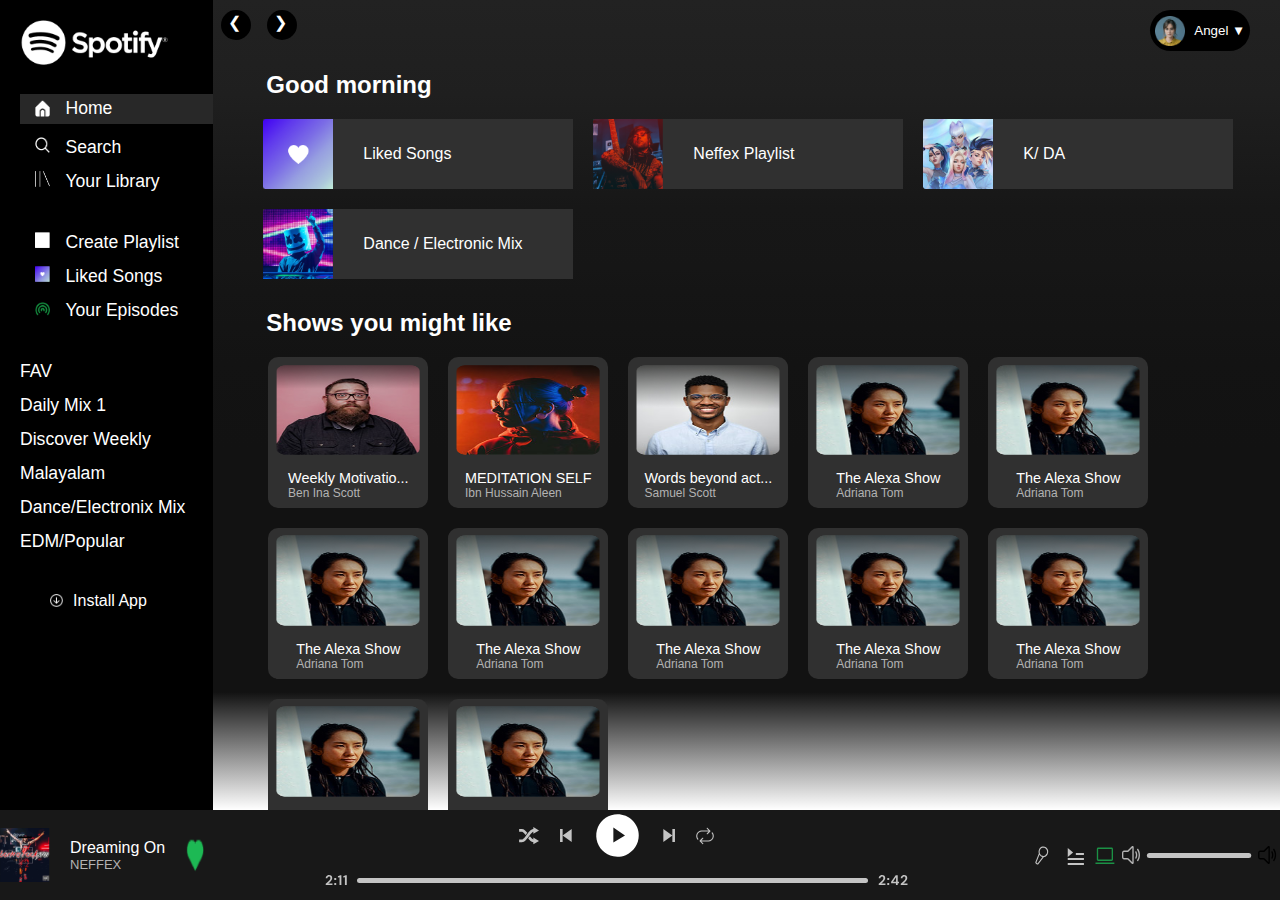
<file: index.html>
<!DOCTYPE html>
<html lang="en">
<head>
    <meta charset="UTF-8">
    <meta name="viewport" content="width=device-width, initial-scale=1.0">
    <title>Spotify Clone</title>
    <link rel="stylesheet" href="./style.css">
</head>
<body>
    <main id="main">
        <section id="navbar">
            <div class="img"><img src="./Spotify logo.png" alt="Error"></div>
            <div class="s1">
                <ul>
                    <li class="first"><img src="./IMG1.png" alt="Error"><a href="">Home</a></li>
                    <li><img src="./IMG2.png" alt="Error"><a href="">Search</a></li>
                    <li><img src="./IMG3.png" alt="Error"><a target="_blank" href="./index2.html">Your Library</a></li>
                </ul>
            </div>
            <div class="s1">
                <ul>
                    <li><img src="./1st.png" alt="Error"><a href="">Create Playlist</a></li>
                    <li><img src="./2nd.png" alt="Error"><a href="">Liked Songs</a></li>
                    <li><img src="./3rd.png" alt="Error"><a href="">Your Episodes</a></li>
                </ul>
            </div>
            <div class="s1">
                <ul>
                    <li><a href="">FAV</a></li>
                    <li><a href="">Daily Mix 1</a></li>
                    <li><a href="">Discover Weekly</a></li>
                    <li><a href="">Malayalam</a></li>
                    <li><a href="">Dance/Electronix Mix</a></li>
                    <li><a href="">EDM/Popular</a></li>
                </ul>
            </div>
            <div class="s2"> <img src="./4th.png" alt="Error"><a href="">Install App</a></div>
        </section>
        <section id="mainbar">
            <div class="box4">
                <div class="box3">
                    <div>❮</div>
                    <div>❯</div>
                </div>
                <div>
                    <button><img src="./hum5.png" alt="Error">Angel ▼</button>
                </div>
            </div>
            <h2>Good morning</h2>
            <div class="box1">
                <div><img src="./play1.png" alt="Error">Liked Songs</div>
                <div><img src="./play2.png" alt="Error">Neffex Playlist</div>
                <div><img src="./Rectangle 1.svg" alt="Error">K/ DA</div>
                <div><img src="./Rectangle 2.svg" alt="Error">Dance / Electronic Mix</div>
            </div>
            <h2>Shows you might like</h2>
            <div class="box2">
                <div>
                    <div><img src="./hum 1.png" alt="Error"><div>Weekly Motivatio... <div>Ben Ina Scott</div></div></div>
                    <div><img src="./hum 2.png" alt="Error"><div>MEDITATION SELF <div>Ibn Hussain Aleen</div></div></div>
                    <div><img src="./hum 3.png" alt="Error"><div>Words beyond act... <div>Samuel Scott</div></div></div>
                    <div><img src="./hum 4.png" alt="Error"><div>The Alexa Show <div>Adriana Tom</div></div></div>
                    <div><img src="./hum 4.png" alt="Error"><div>The Alexa Show <div>Adriana Tom</div></div></div>
                    <div><img src="./hum 4.png" alt="Error"><div>The Alexa Show <div>Adriana Tom</div></div></div>
                    <div><img src="./hum 4.png" alt="Error"><div>The Alexa Show <div>Adriana Tom</div></div></div>
                    <div><img src="./hum 4.png" alt="Error"><div>The Alexa Show <div>Adriana Tom</div></div></div>
                    <div><img src="./hum 4.png" alt="Error"><div>The Alexa Show <div>Adriana Tom</div></div></div>
                    <div><img src="./hum 4.png" alt="Error"><div>The Alexa Show <div>Adriana Tom</div></div></div>
                    <div><img src="./hum 4.png" alt="Error"><div>The Alexa Show <div>Adriana Tom</div></div></div>
                    <div><img src="./hum 4.png" alt="Error"><div>The Alexa Show <div>Adriana Tom</div></div></div>
                </div>
            </div>
        </section>
    </main>
    <footer>
        <section id="play">
            <div class="box5">
                <img width="50px" src="./play 1.png" alt="Error">
                <div>Dreaming On<div>NEFFEX</div></div>
                <img width="20px" height="40px" src="./paly 2.png" alt="Error">
            </div>
            <div class="box6">
                <div>
                    <img src="./m1.svg" alt="Error">
                    <img src="./m2.svg" alt="Error">
                    <img src="./m3.svg" alt="Error">
                    <img src="./m4.svg" alt="Error">
                    <img src="./m5.svg" alt="Error">
                </div>
                <div>
                    <img id="size" src="./m6.svg" alt="Error">
                    <img src="./m7.svg" alt="Error">
                    <img id="size" src="./m8.svg" alt="Error">
                </div>
            </div>
            <div class="box7">
                <img src="./m9.svg" alt="Error">
                <img src="./m10.svg" alt="Error">
                <img src="./m11.svg" alt="Error">
                <img src="./m12.svg" alt="Error">
                <img src="./m13.svg" alt="Error">
                <img src="./m14.svg" alt="Error">
            </div>
        </section>
    </footer>
    <script src="https://cdn.jsdelivr.net/npm/@popperjs/core@2.9.2/dist/umd/popper.min.js" integrity="sha384-IQsoLXl5PILFhosVNubq5LC7Qb9DXgDA9i+tQ8Zj3iwWAwPtgFTxbJ8NT4GN1R8p" crossorigin="anonymous"></script>
<script src="https://cdn.jsdelivr.net/npm/bootstrap@5.0.2/dist/js/bootstrap.min.js" integrity="sha384-cVKIPhGWiC2Al4u+LWgxfKTRIcfu0JTxR+EQDz/bgldoEyl4H0zUF0QKbrJ0EcQF" crossorigin="anonymous"></script>
</body>
</html>
</file>
<file: style.css>
*{
    margin: 0px;
    padding: 0px;
    font-family: Arial, Helvetica, sans-serif;   
}
#main{
    display: flex;
    width: 100vw;
    height: 90vh;
}
#navbar{
    flex: 1;
    background: #000;
    position: static;
    left: 0px;
}
.img>img{
    margin: 20px;
    width: 70%;
}
.first{
    display: flex;
    align-items: center;
    width: 100%;
    background: #282828;
    height: 30px;
}
.s1{
    margin: 5px 0px 40px 20px;
}
.s1>ul>li>a{
    text-decoration: none;
    font-size: 110%;
    color: white;
}
.s1>ul>li{
    font-size: 100%;
    margin-bottom: 13px;
}
.s1>ul>li>img{
    width: 8%;
    margin-inline: 15px;
}
.s2{
    display: flex;
    align-items: center;
    margin-left: 50px;
}
.s2>img{
    width: 8%;
}
.s2>a{
    text-decoration: none;
    margin-inline: 10px;
    color: white;
}

@media screen and (max-width:500px){
    .s1>ul>li{
        font-size: 10px;
        margin-bottom: 10px;
    }
    #navbar{
        flex: 2;
        /* background: #000; */
    }
    .s1>ul>li>img{
        margin-inline: 5px;
    }
    .s1{
        margin-left: 6px;
        margin-bottom: 40px;
    }
    .img>img{
        margin: 10px;
    }
    .s2{
        margin-left: 20px;
    }
    .s2>img{
        width: 10%;
    }
    .s2>a{
        text-decoration: none;
        margin-inline: 10px;
        color: white;
        font-size: small;
    }
}
@media screen and (max-width:450px){
    .s1>ul>li{
        font-size: 60%;
        margin-bottom: 10px;
        margin-bottom: 10px;
    }
    #navbar{
        flex: 2;
        background: #000;
    }
    .s1{
        margin-left: 5px;
        margin-bottom: 30px;
    }

}
#mainbar{
    flex: 5;
    background: linear-gradient(180deg, #222 0%, #1F1F1F 11.64%, #171717 25.66%, #161616 32.94%, #151515 35.98%, #131313 44.89%, #121212 55.22%, #121212 75.34%, #121212 85.45%, rgba(18, 18, 18, 0.00) 100%);
}
.box3{
    display: flex;
}
.box4{
    display: flex;
    justify-content: space-between;
}
.box4>div>button{
    color: white;
    display: flex;
    align-items: center;
    justify-content: space-around;
    margin-right: 30px;
    margin-top: 10px;
    width: 100px;
    height: 41px;
    border: none;
    border-radius: 33px;
    background: black;
}
.box4>div>button>img{
    width: 30px;
}
.box3>div{
    margin: 10px;
    box-sizing: border-box;
    padding-bottom: 5px;
    padding-right: 3px;
    margin-inline: 8px;
    color: white;
    display: flex;
    align-items: center;
    justify-content: center;
    width: 30px;
    height: 30px;
    background-color: black;
    border-radius: 20px;
}
h2{
    margin-top: 20px;
    margin-left: 53px;
    margin-bottom: 10px;
    color: white;
}
.box1{
    display: flex;
    flex-wrap: wrap;
    margin-left: 40px;
}
.box1>div>img{
    width: 70px;
    height: 70px;
    margin-right: 30px;
}
.box1>div{
    display: flex;
    align-items: center;
    width: 310px;
    height: 70px;
    color: white;
    background-color: #303030;
    margin: 10px;
}
@media screen and (max-width:500px) {
    .box1>div{
        display: flex;
        align-items: center;
        width: 70%;
        height: 45px;
        color: white;
        background-color: #303030;
        margin: 10px;
    }
    .box1{
        margin: 0px;
    }
    h2{
        margin-top: 5px;
        margin-bottom: 5px;
        font-size: 15px;
        margin-left: 15px;
    }
    .box1>div>img{
        width: 20%;
        height: 100%;
        margin-right: 30px;
    }
}
.box2{
    display: flex;
    flex-wrap: wrap;
    width: 85%;
    margin-left: 45px;
}
.box2>div{
    display: flex;
    flex-wrap: wrap;
}
.box2>div>div{
    border-radius: 10px;
    display: flex;
    flex-direction: column;
    align-items: center;
    justify-content: space-around;
    font-size: large;
    margin: 10px;
    width: 160px;
    height: 150.904px;
    background-color: #303030;
}
.box2>div>div>div>div{
    font-size: 12px;
    color: #B3B3B3;
}
.box2>div>div>img{
    width: 90%;
    height: 60%;
}
.box2>div>div>div{
    color: white;
    font-size: 80%;
}
@media screen and (max-width:500px){
    .box2>div>div{
        border-radius: 8px;
        font-size: 15px;
        width: 26%;
        height: 150.904px;
        background-color: #303030;
    }
    .box2>div>div>div{
        margin: 4px;
    }
    .box2>div>div>div>div{
        font-size: 10px;
        margin-top: 5px;
    }
    .box2{
        display: flex;
        flex-wrap: wrap;
        margin-left: 0px;
    }
    .box2{
        overflow-y: scroll;
        height: 200px;
        width: 95%;
    }
}
#play{
    width: 100vw;
    height: 10vh;
    display: flex;
    justify-content: space-between;
    position: sticky;
    bottom: 0px;
    left: 0px;
    background: #181818;
}
.box5{
    display: flex;
    align-items: center;
    height: 10vh;
}
.box5>div{
    margin-right: 20px;
    margin-left: 20px;
    color: white;
}
.box5>div>div{
    color: #B3B3B3;
    font-size: small;
}
.box6{
    height: 10vh;
    display: flex;
    flex-direction: column;
    align-items: center;
}
.box6>div{
    height: 8vh;
    display: flex;
    align-items: center;
}
.box6>div>img{
    margin-inline:5px;
}
.box7{
    height: 10vh;
    display: flex;
    align-items: center;
}
.box7>img{
    margin-inline: 3px;
    text-align: center;
}
@media screen and (max-width:500px) {

    .box5>img{
        width: 30%;
        height: 7vh;
    }
    .box6 :first-child>img{
        width: 15%;
        margin-inline:3px ;
    }
    .box7>img{
        width: 12%;
    }
    .box6 :nth-child(2){
        margin-left: 30px;
    }
    .box6 :nth-child(2)>img{
        width: 60%;
        margin-inline:3px ;
    }
    #size{
        width: 10%;
    }
    .box5>div{
        font-size: 80%;
        margin-left: 3px;
        margin-right: 0px;
    }
    .box5>div>div{
        color: #B3B3B3;
        margin-left: 3px;
        font-size: 60%;
    }
}
</file>
